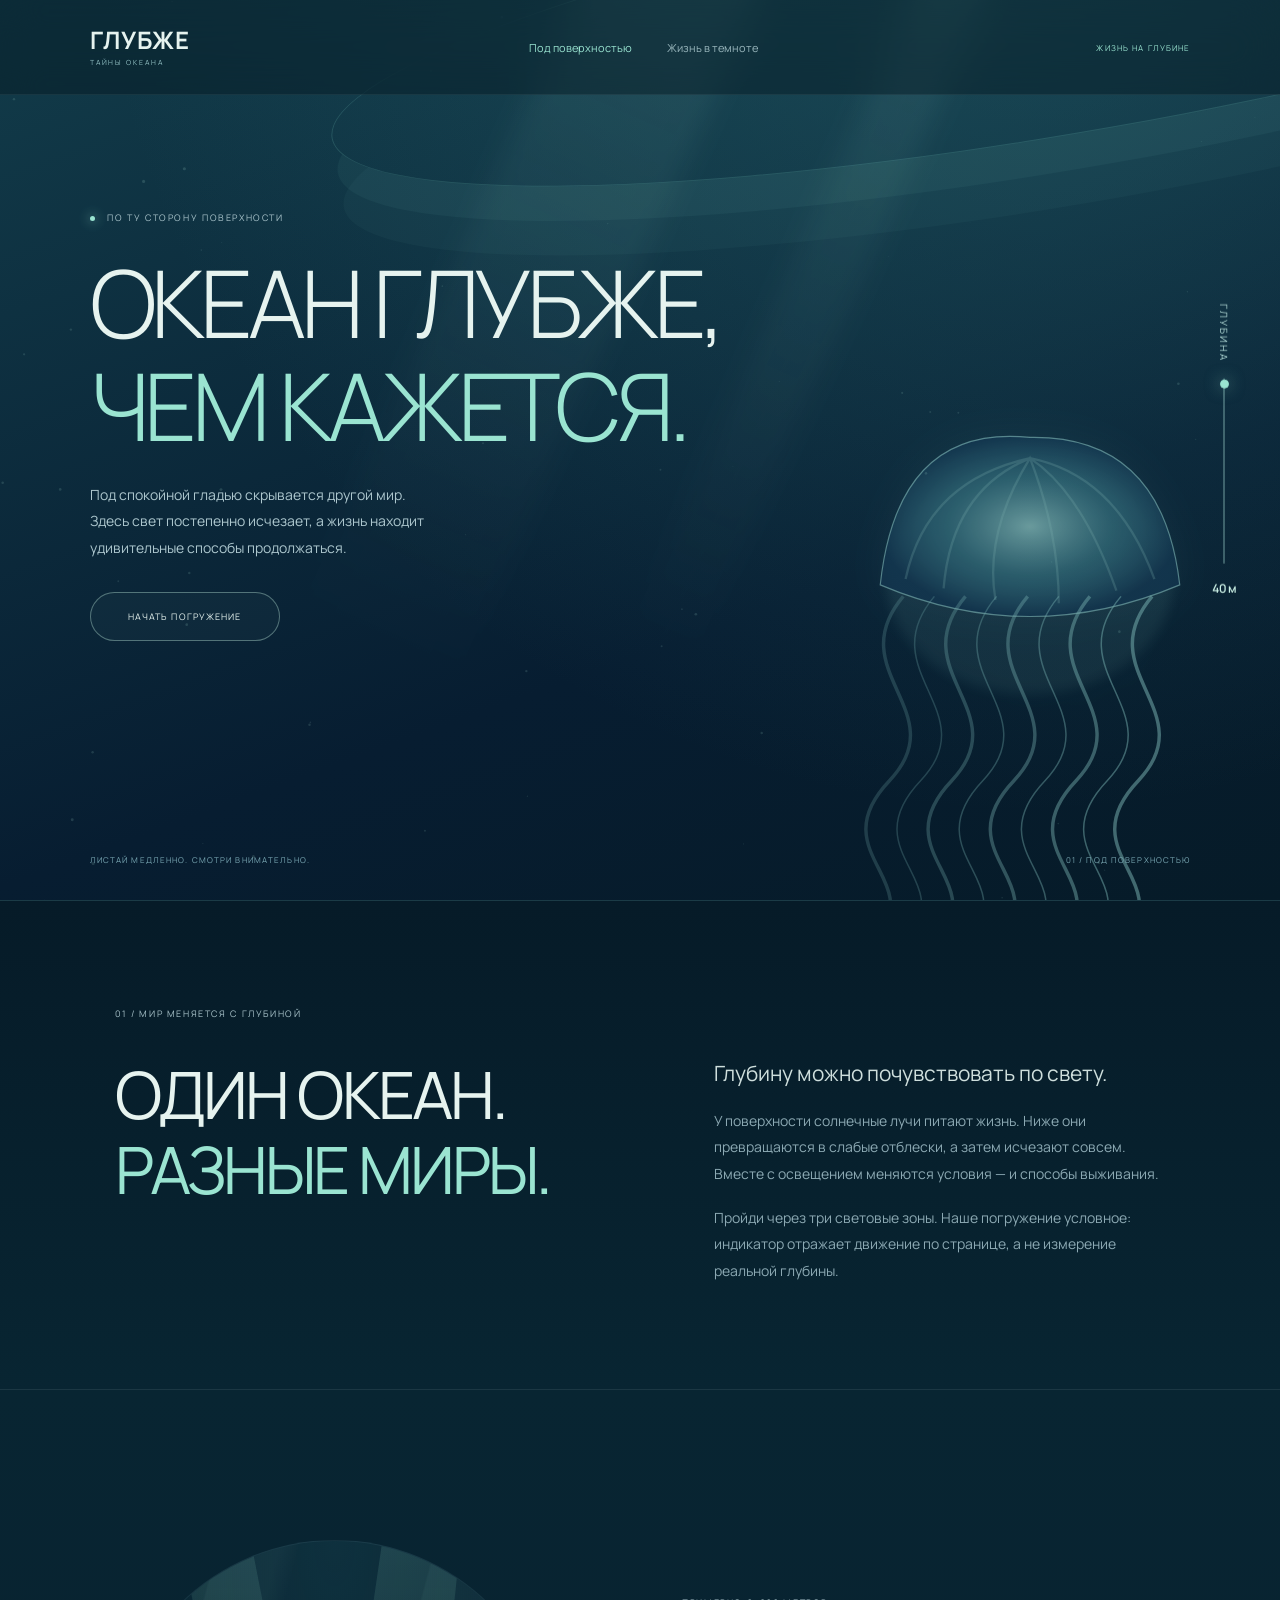
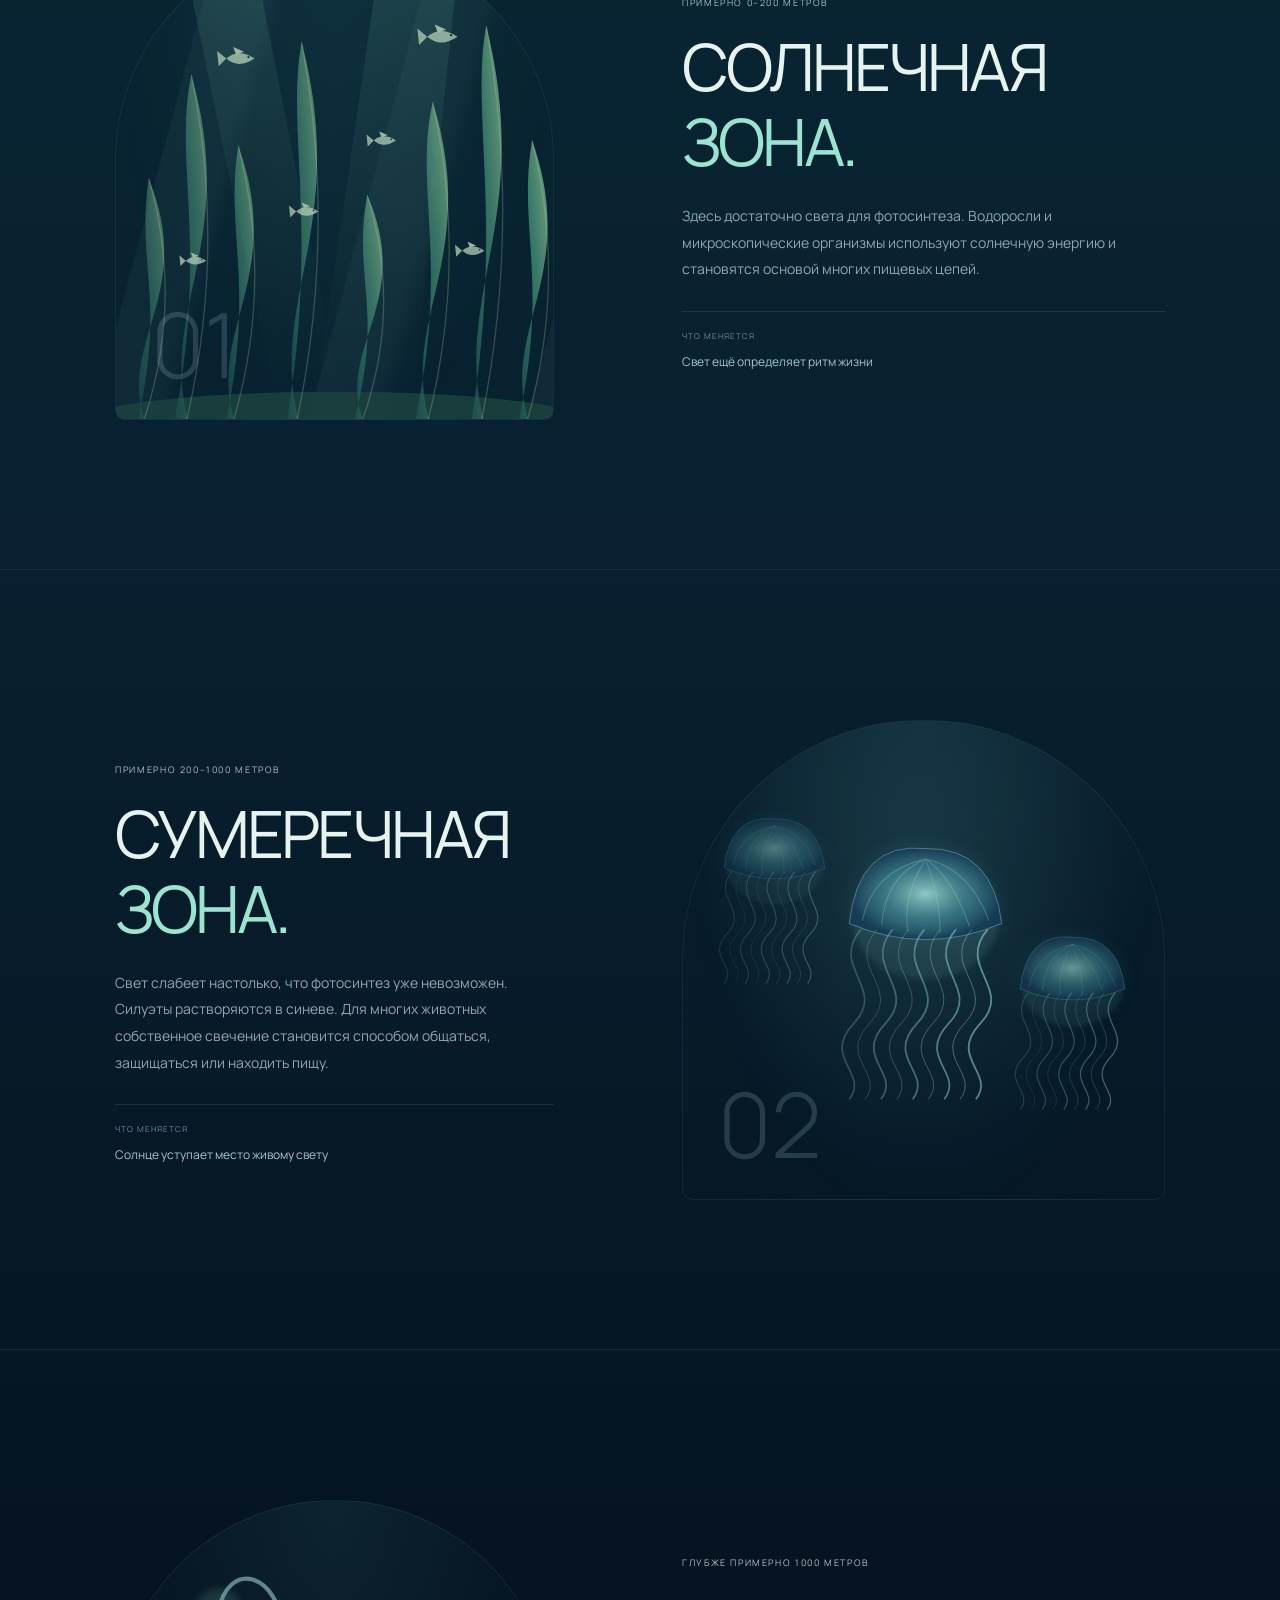
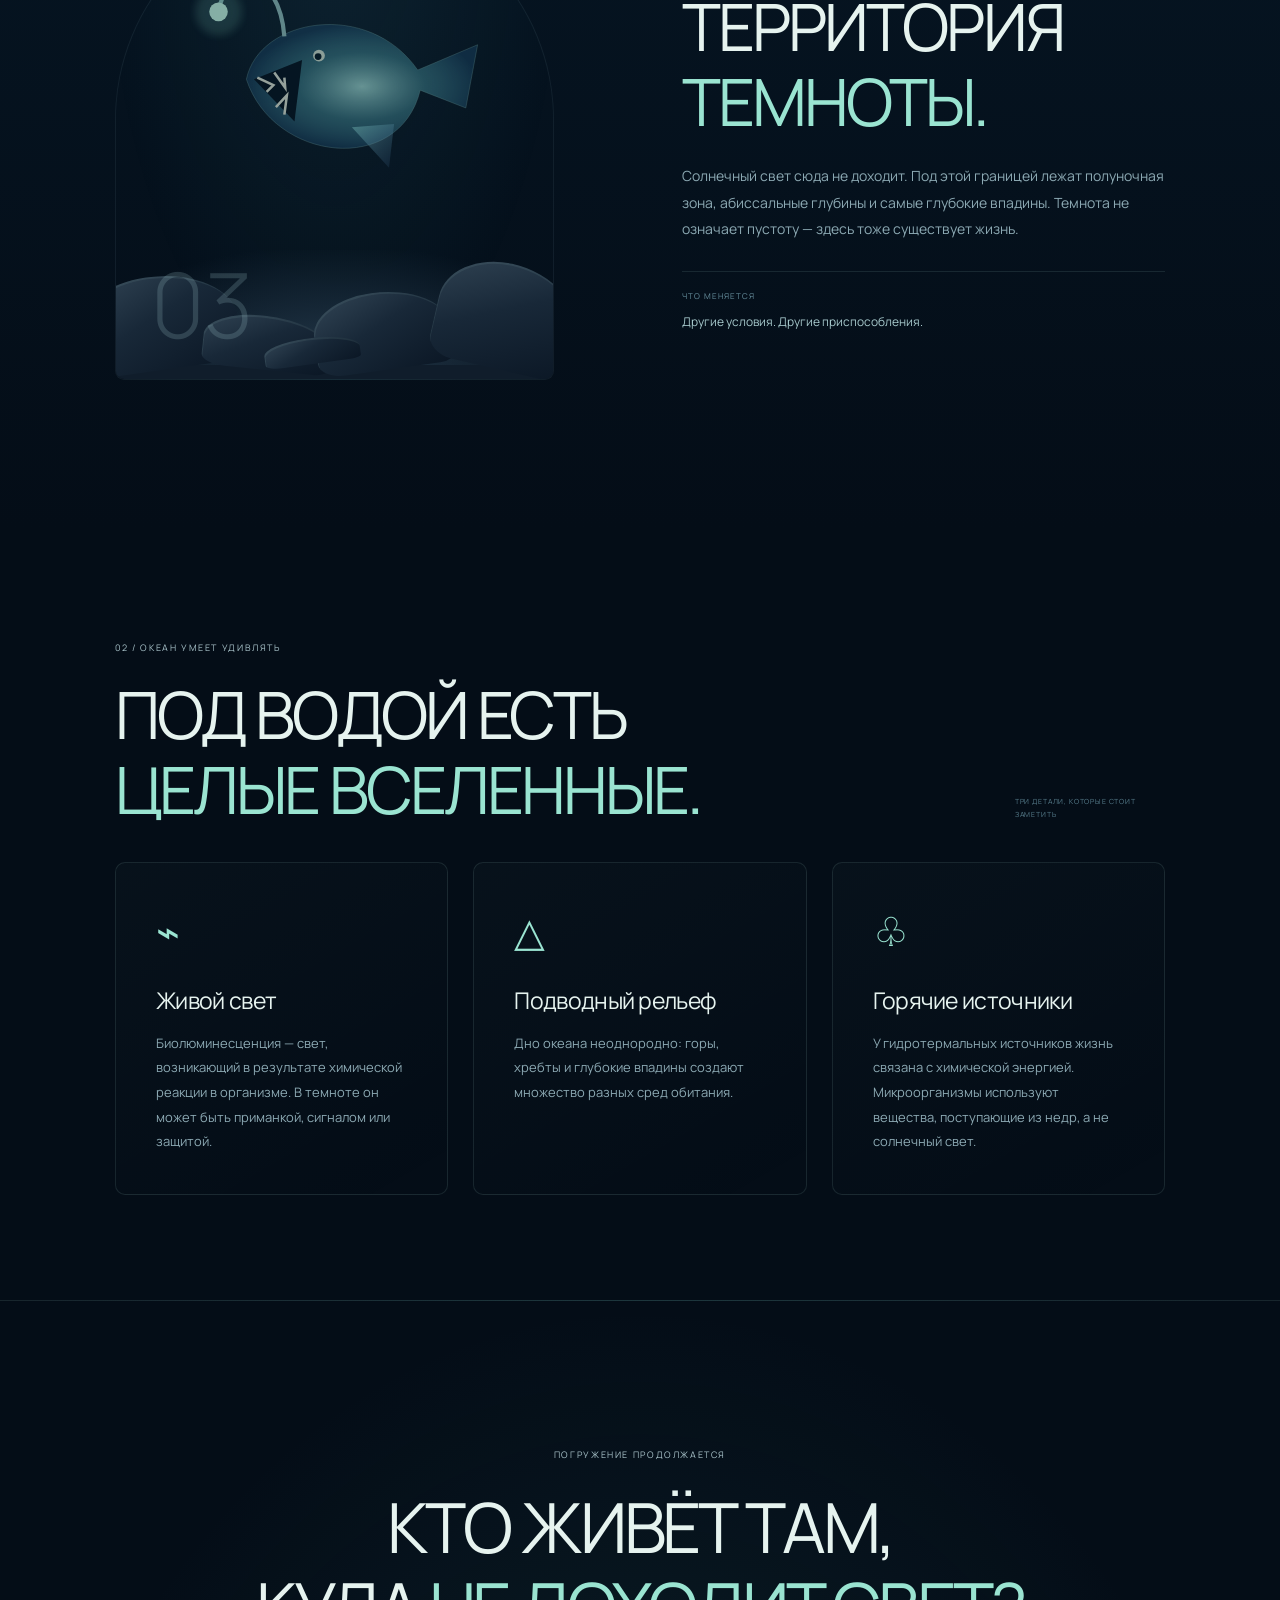
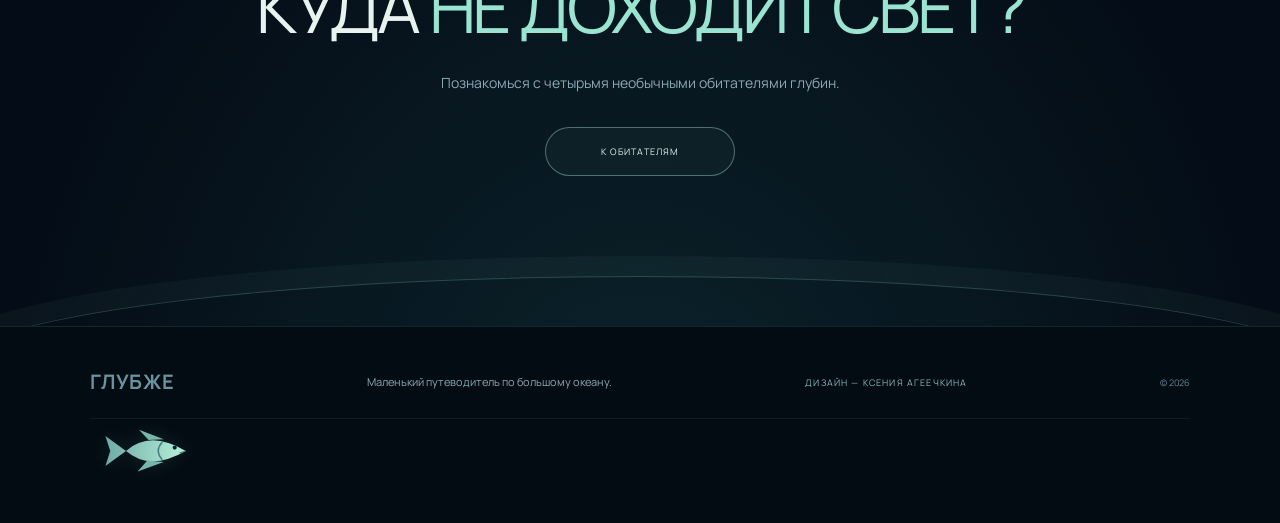
<file: index.html>
<!doctype html>
<html lang="ru">
  <!-- Настройки страницы и подключение стилей -->
  <!-- Настройки страницы и подключение стилей -->
  <head>
    <meta charset="utf-8">
    <meta name="viewport" content="width=device-width,initial-scale=1">
    <meta name="description" content="Глубже — интерактивный путеводитель по глубинам океана и необычным морским обитателям">
    <meta name="theme-color" content="#061b28">
    <title>
      Глубже — под поверхностью
    </title>
    <link rel="stylesheet" href="css/style.css">
  </head>
  <body data-page="home">
    <a class="skip" href="#main">
      К содержанию
    </a>
    <canvas id="particles" aria-hidden="true">
    </canvas>
    <div class="cursor-halo" aria-hidden="true">
    </div>
    <!-- Шапка и навигация -->
    <!-- Шапка и навигация -->
    <header class="header">
      <a class="brand" href="index.html">
        ГЛУБЖЕ
        <span>
          ТАЙНЫ ОКЕАНА
        </span>
      </a>
      <button class="menu" aria-label="Открыть меню" aria-expanded="false">
        <span aria-hidden="true">
          ≋
        </span>
      </button>
      <nav aria-label="Основная навигация">
        <a href="index.html" aria-current=page>
          Под поверхностью
        </a>
        <a href="life.html" >
          Жизнь в темноте
        </a>
      </nav>
      <a class="header-link" href="life.html">
        ЖИЗНЬ НА ГЛУБИНЕ
      </a>
    </header>
    <!-- Индикатор глубины -->
    <!-- Индикатор глубины -->
    <aside class="depth-meter" aria-label="Условная глубина погружения">
      <span>
        ГЛУБИНА
      </span>
      <div class="depth-track">
        <i>
        </i>
      </div>
      <output id="depth-value">
        0 м
      </output>
    </aside>
    <!-- Основное содержимое -->
    <!-- Основное содержимое -->
    <main id="main">
      <!-- Раздел: hero -->
      <!-- Раздел: hero -->
      <section class="hero" data-depth="0">
        <div class="hero-water" aria-hidden="true">
          <div class="beam beam-one">
          </div>
          <div class="beam beam-two">
          </div>
          <div class="ripple">
          </div>
        </div>
        <div class="hero-content">
          <div class="eyebrow">
            <span class="signal">
            </span>
            ПО ТУ СТОРОНУ ПОВЕРХНОСТИ
          </div>
          <h1>
            ОКЕАН ГЛУБЖЕ,
            <br>
            <em>
              ЧЕМ КАЖЕТСЯ.
            </em>
          </h1>
          <p>
            Под спокойной гладью скрывается другой мир.
            <br>
            Здесь свет постепенно исчезает, а жизнь находит
            <br class="desktop-break">
            удивительные способы продолжаться.
          </p>
          <a class="button" href="#zones">
            НАЧАТЬ ПОГРУЖЕНИЕ
          </a>
        </div>
        <div class="hero-jelly" aria-hidden="true">
          <img src="assets/jelly.svg" alt="">
        </div>
        <div class="hero-bottom">
          <span>
            ЛИСТАЙ МЕДЛЕННО. СМОТРИ ВНИМАТЕЛЬНО.
          </span>
          <span>
            01 / ПОД ПОВЕРХНОСТЬЮ
          </span>
        </div>
      </section>
      <!-- Раздел: intro -->
      <!-- Раздел: intro -->
      <section class="intro section" id="zones" data-depth="100">
        <div class="eyebrow">
          01 / МИР МЕНЯЕТСЯ С ГЛУБИНОЙ
        </div>
        <div class="intro-grid">
          <h2>
            ОДИН ОКЕАН.
            <br>
            <em>
              РАЗНЫЕ МИРЫ.
            </em>
          </h2>
          <div>
            <p class="lead">
              Глубину можно почувствовать по свету.
            </p>
            <p>
              У поверхности солнечные лучи питают жизнь. Ниже они превращаются в слабые отблески, а затем исчезают совсем. Вместе с освещением меняются условия — и способы выживания.
            </p>
            <p>
              Пройди через три световые зоны. Наше погружение условное: индикатор отражает движение по странице, а не измерение реальной глубины.
            </p>
          </div>
        </div>
      </section>
      <!-- Раздел: zone -->
      <!-- Раздел: zone -->
      <section class="zone zone-sun section" data-depth="200">
        <div class="zone-visual sun-visual" aria-hidden="true">
          <div class="light-column">
          </div>
          <svg class="sea-garden" viewBox="0 0 400 480" preserveAspectRatio="xMidYMax slice" aria-hidden="true">
            <defs>
              <linearGradient id="kelp" x1="0" y1="1" x2="1" y2="0">
                <stop stop-color="#195252"/>
                <stop offset=".6" stop-color="#4f9e80"/>
                <stop offset="1" stop-color="#a7d8a1"/>
              </linearGradient>
              <linearGradient id="garden-light" x2="0" y2="1">
                <stop stop-color="#a6eed72a"/>
                <stop offset="1" stop-color="#427e6500"/>
              </linearGradient>
            </defs>
            <path d="M50 0 L150 480 H210 L115 0Z" fill="url(#garden-light)"/>
            <path d="M250 0 L180 480 H270 L320 0Z" fill="url(#garden-light)"/>
            <ellipse cx="200" cy="485" rx="240" ry="30" fill="#1b413c"/>
            <g class="kelp-stem" style="--sway:5.0s;--start:0.0s">
              <path d="M30 490 C-5 414.0 75 370.0 30 260 C18 340 47 370.0 18 490Z" fill="url(#kelp)" opacity="0.5"/>
              <path d="M26 480 Q62 370.0 30 260" stroke="#c2e6b142" fill="none" stroke-width="1.2"/>
            </g>
            <g class="kelp-stem" style="--sway:5.4s;--start:-0.7s">
              <path d="M69 490 C34 385.5 114 322.5 69 165 C52 245 86 322.5 52 490Z" fill="url(#kelp)" opacity="0.54"/>
              <path d="M65 480 Q101 322.5 69 165" stroke="#c2e6b142" fill="none" stroke-width="1.2"/>
            </g>
            <g class="kelp-stem" style="--sway:5.8s;--start:-1.4s">
              <path d="M112 490 C77 405.0 157 355.0 112 230 C99 310 129 355.0 99 490Z" fill="url(#kelp)" opacity="0.58"/>
              <path d="M108 480 Q144 355.0 112 230" stroke="#c2e6b142" fill="none" stroke-width="1.2"/>
            </g>
            <g class="kelp-stem" style="--sway:6.2s;--start:-2.0999999999999996s">
              <path d="M170 490 C135 376.5 215 307.5 170 135 C155 215 187 307.5 155 490Z" fill="url(#kelp)" opacity="0.62"/>
              <path d="M166 480 Q202 307.5 170 135" stroke="#c2e6b142" fill="none" stroke-width="1.2"/>
            </g>
            <g class="kelp-stem" style="--sway:6.6s;--start:-2.8s">
              <path d="M230 490 C195 418.5 275 377.5 230 275 C216 355 247 377.5 216 490Z" fill="url(#kelp)" opacity="0.66"/>
              <path d="M226 480 Q262 377.5 230 275" stroke="#c2e6b142" fill="none" stroke-width="1.2"/>
            </g>
            <g class="kelp-stem" style="--sway:7.0s;--start:-3.5s">
              <path d="M290 490 C255 393.0 335 335.0 290 190 C272 270 307 335.0 272 490Z" fill="url(#kelp)" opacity="0.7"/>
              <path d="M286 480 Q322 335.0 290 190" stroke="#c2e6b142" fill="none" stroke-width="1.2"/>
            </g>
            <g class="kelp-stem" style="--sway:7.4s;--start:-4.199999999999999s">
              <path d="M339 490 C304 372.0 384 300.0 339 120 C324 200 356 300.0 324 490Z" fill="url(#kelp)" opacity="0.74"/>
              <path d="M335 480 Q371 300.0 339 120" stroke="#c2e6b142" fill="none" stroke-width="1.2"/>
            </g>
            <g class="kelp-stem" style="--sway:7.800000000000001s;--start:-4.8999999999999995s">
              <path d="M381 490 C346 403.5 426 352.5 381 225 C367 305 398 352.5 367 490Z" fill="url(#kelp)" opacity="0.78"/>
              <path d="M377 480 Q413 352.5 381 225" stroke="#c2e6b142" fill="none" stroke-width="1.2"/>
            </g>
            <g transform="translate(115 150) scale(0.7)">
              <g class="garden-fish" style="--start:0.0s">
                <path d="M-20 0 Q-4 -14 17 0 Q-4 14 -20 0 L-32 -10 L-30 10Z" fill="#c5e1c6" opacity=".75"/>
                <circle cx="9" cy="-2" r="1.5" fill="#0c3c40"/>
                <path d="M-7 -5 L-11 -15 L3 -9" fill="#adc8aa"/>
              </g>
            </g>
            <g transform="translate(247 225) scale(0.55)">
              <g class="garden-fish" style="--start:-1.1s">
                <path d="M-20 0 Q-4 -14 17 0 Q-4 14 -20 0 L-32 -10 L-30 10Z" fill="#c5e1c6" opacity=".75"/>
                <circle cx="9" cy="-2" r="1.5" fill="#0c3c40"/>
                <path d="M-7 -5 L-11 -15 L3 -9" fill="#adc8aa"/>
              </g>
            </g>
            <g transform="translate(176 290) scale(0.55)">
              <g class="garden-fish" style="--start:-2.2s">
                <path d="M-20 0 Q-4 -14 17 0 Q-4 14 -20 0 L-32 -10 L-30 10Z" fill="#c5e1c6" opacity=".75"/>
                <circle cx="9" cy="-2" r="1.5" fill="#0c3c40"/>
                <path d="M-7 -5 L-11 -15 L3 -9" fill="#adc8aa"/>
              </g>
            </g>
            <g transform="translate(300 130) scale(0.75)">
              <g class="garden-fish" style="--start:-3.3000000000000003s">
                <path d="M-20 0 Q-4 -14 17 0 Q-4 14 -20 0 L-32 -10 L-30 10Z" fill="#c5e1c6" opacity=".75"/>
                <circle cx="9" cy="-2" r="1.5" fill="#0c3c40"/>
                <path d="M-7 -5 L-11 -15 L3 -9" fill="#adc8aa"/>
              </g>
            </g>
            <g transform="translate(74 335) scale(0.5)">
              <g class="garden-fish" style="--start:-4.4s">
                <path d="M-20 0 Q-4 -14 17 0 Q-4 14 -20 0 L-32 -10 L-30 10Z" fill="#c5e1c6" opacity=".75"/>
                <circle cx="9" cy="-2" r="1.5" fill="#0c3c40"/>
                <path d="M-7 -5 L-11 -15 L3 -9" fill="#adc8aa"/>
              </g>
            </g>
            <g transform="translate(328 326) scale(0.55)">
              <g class="garden-fish" style="--start:-5.5s">
                <path d="M-20 0 Q-4 -14 17 0 Q-4 14 -20 0 L-32 -10 L-30 10Z" fill="#c5e1c6" opacity=".75"/>
                <circle cx="9" cy="-2" r="1.5" fill="#0c3c40"/>
                <path d="M-7 -5 L-11 -15 L3 -9" fill="#adc8aa"/>
              </g>
            </g>
          </svg>
          <span class="zone-number">
            01
          </span>
        </div>
        <div class="zone-copy">
          <span class="eyebrow">
            ПРИМЕРНО 0–200 МЕТРОВ
          </span>
          <h2>
            СОЛНЕЧНАЯ
            <br>
            <em>
              ЗОНА.
            </em>
          </h2>
          <p>
            Здесь достаточно света для фотосинтеза. Водоросли и микроскопические организмы используют солнечную энергию и становятся основой многих пищевых цепей.
          </p>
          <div class="zone-fact">
            <span>
              ЧТО МЕНЯЕТСЯ
            </span>
            <strong>
              Свет ещё определяет ритм жизни
            </strong>
          </div>
        </div>
      </section>
      <!-- Раздел: zone -->
      <!-- Раздел: zone -->
      <section class="zone zone-twilight section" data-depth="1000">
        <div class="zone-visual twilight-visual" aria-hidden="true">
          <div class="jelly-group">
            <img class="jelly-back" src="assets/jelly.svg" alt="">
            <img class="jelly-main" src="assets/jelly.svg" alt="">
            <img class="jelly-side" src="assets/jelly.svg" alt="">
          </div>
          <span class="zone-number">
            02
          </span>
        </div>
        <div class="zone-copy">
          <span class="eyebrow">
            ПРИМЕРНО 200–1000 МЕТРОВ
          </span>
          <h2>
            СУМЕРЕЧНАЯ
            <br>
            <em>
              ЗОНА.
            </em>
          </h2>
          <p>
            Свет слабеет настолько, что фотосинтез уже невозможен. Силуэты растворяются в синеве. Для многих животных собственное свечение становится способом общаться, защищаться или находить пищу.
          </p>
          <div class="zone-fact">
            <span>
              ЧТО МЕНЯЕТСЯ
            </span>
            <strong>
              Солнце уступает место живому свету
            </strong>
          </div>
        </div>
      </section>
      <!-- Раздел: zone -->
      <!-- Раздел: zone -->
      <section class="zone zone-dark section" data-depth="4000">
        <div class="zone-visual dark-visual" aria-hidden="true">
          <div class="seabed">
            <i>
            </i>
            <i>
            </i>
            <i>
            </i>
            <i>
            </i>
            <i>
            </i>
          </div>
          <img src="assets/angler.svg" alt="">
          <span class="zone-number">
            03
          </span>
        </div>
        <div class="zone-copy">
          <span class="eyebrow">
            ГЛУБЖЕ ПРИМЕРНО 1000 МЕТРОВ
          </span>
          <h2>
            ТЕРРИТОРИЯ
            <br>
            <em>
              ТЕМНОТЫ.
            </em>
          </h2>
          <p>
            Солнечный свет сюда не доходит. Под этой границей лежат полуночная зона, абиссальные глубины и самые глубокие впадины. Темнота не означает пустоту — здесь тоже существует жизнь.
          </p>
          <div class="zone-fact">
            <span>
              ЧТО МЕНЯЕТСЯ
            </span>
            <strong>
              Другие условия. Другие приспособления.
            </strong>
          </div>
        </div>
      </section>
      <!-- Раздел: mysteries -->
      <!-- Раздел: mysteries -->
      <section class="mysteries section" data-depth="5000">
        <div class="section-heading">
          <div>
            <span class="eyebrow">
              02 / ОКЕАН УМЕЕТ УДИВЛЯТЬ
            </span>
            <h2>
              ПОД ВОДОЙ ЕСТЬ
              <br>
              <em>
                ЦЕЛЫЕ ВСЕЛЕННЫЕ.
              </em>
            </h2>
          </div>
          <span class="micro">
            ТРИ ДЕТАЛИ, КОТОРЫЕ СТОИТ ЗАМЕТИТЬ
          </span>
        </div>
        <div class="mystery-grid">
          <article>
            <span class="line-icon">
              ⌁
            </span>
            <h3>
              Живой свет
            </h3>
            <p>
              Биолюминесценция — свет, возникающий в результате химической реакции в организме. В темноте он может быть приманкой, сигналом или защитой.
            </p>
          </article>
          <article>
            <span class="line-icon">
              △
            </span>
            <h3>
              Подводный рельеф
            </h3>
            <p>
              Дно океана неоднородно: горы, хребты и глубокие впадины создают множество разных сред обитания.
            </p>
          </article>
          <article>
            <span class="line-icon">
              ♧
            </span>
            <h3>
              Горячие источники
            </h3>
            <p>
              У гидротермальных источников жизнь связана с химической энергией. Микроорганизмы используют вещества, поступающие из недр, а не солнечный свет.
            </p>
          </article>
        </div>
      </section>
      <!-- Раздел: ending -->
      <!-- Раздел: ending -->
      <section class="ending section" data-depth="6000">
        <span class="eyebrow">
          ПОГРУЖЕНИЕ ПРОДОЛЖАЕТСЯ
        </span>
        <h2>
          КТО ЖИВЁТ ТАМ,
          <br>
          КУДА
          <em>
            НЕ ДОХОДИТ СВЕТ?
          </em>
        </h2>
        <p>
          Познакомься с четырьмя необычными обитателями глубин.
        </p>
        <a class="button" href="life.html">
          К ОБИТАТЕЛЯМ
        </a>
        <div class="ending-line" aria-hidden="true">
        </div>
      </section>
    </main>
    <!-- Подвал сайта -->
    <!-- Подвал сайта -->
    <footer class="ocean-footer">
      <div class="footer-main">
        <a class="brand" href="index.html">
          ГЛУБЖЕ
        </a>
        <p>
          Маленький путеводитель по большому океану.
        </p>
        <span class="design-credit">
          ДИЗАЙН — КСЕНИЯ АГЕЕЧКИНА
        </span>
        <span class="footer-year">
          © 2026
        </span>
      </div>
      <div class="footer-sea" aria-hidden="true">
        <div class="footer-fish">
          <svg viewBox="0 0 160 70">
            <defs>
              <linearGradient id="footer-fish-color">
                <stop stop-color="#6eaba6"/>
                <stop offset="1" stop-color="#b8efd9"/>
              </linearGradient>
            </defs>
            <path d="M45 35 Q80 4 132 35 Q80 65 45 35 L15 13 L22 35 L15 57Z" fill="url(#footer-fish-color)"/>
            <path d="M78 19 L64 4 L100 18 M76 49 L62 65 L100 51" fill="#76b7ac"/>
            <path d="M98 22 Q86 35 98 48" fill="none" stroke="#437d7b" stroke-width="2"/>
            <circle cx="116" cy="30" r="3" fill="#05232d"/>
            <path d="M123 38 L132 35" stroke="#417a72" stroke-width="1.5"/>
          </svg>
        </div>
      </div>
    </footer>
    <script src="js/script.js">
    </script>
  </body>
</html>
</file>
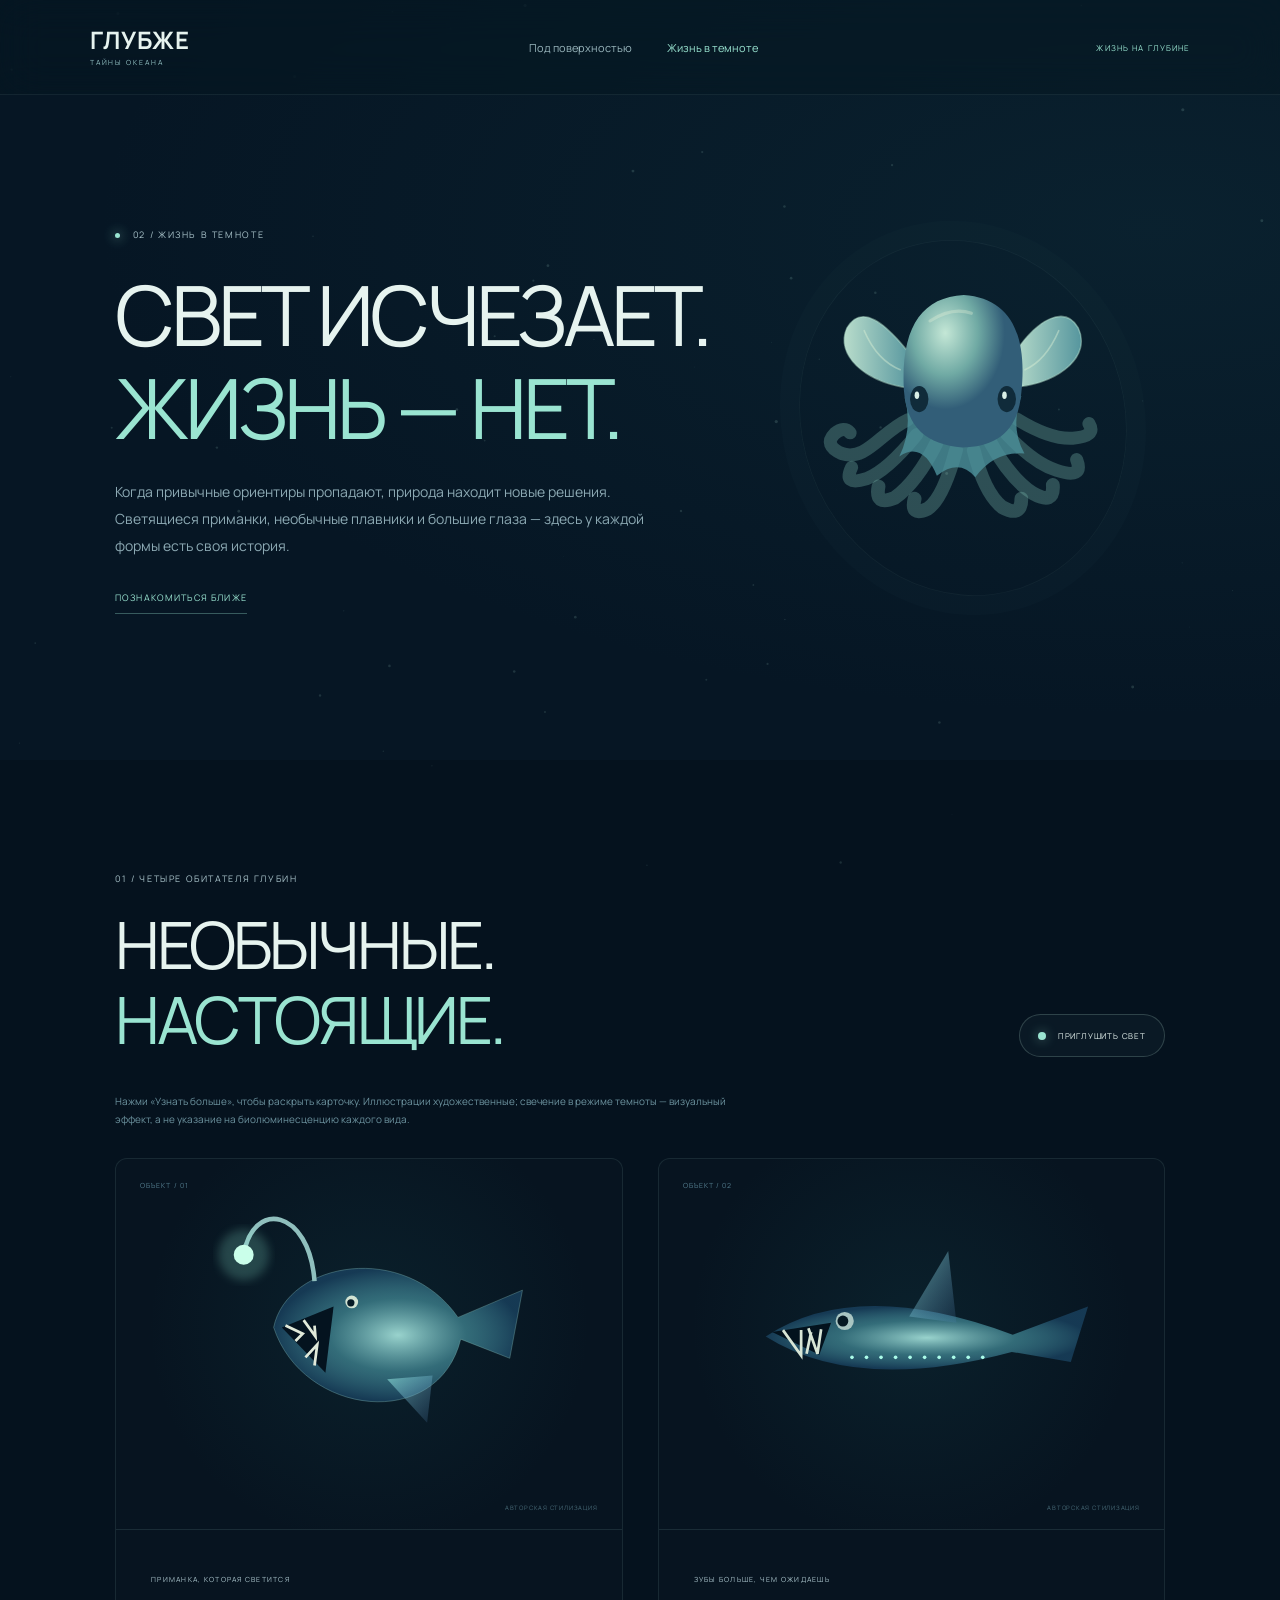
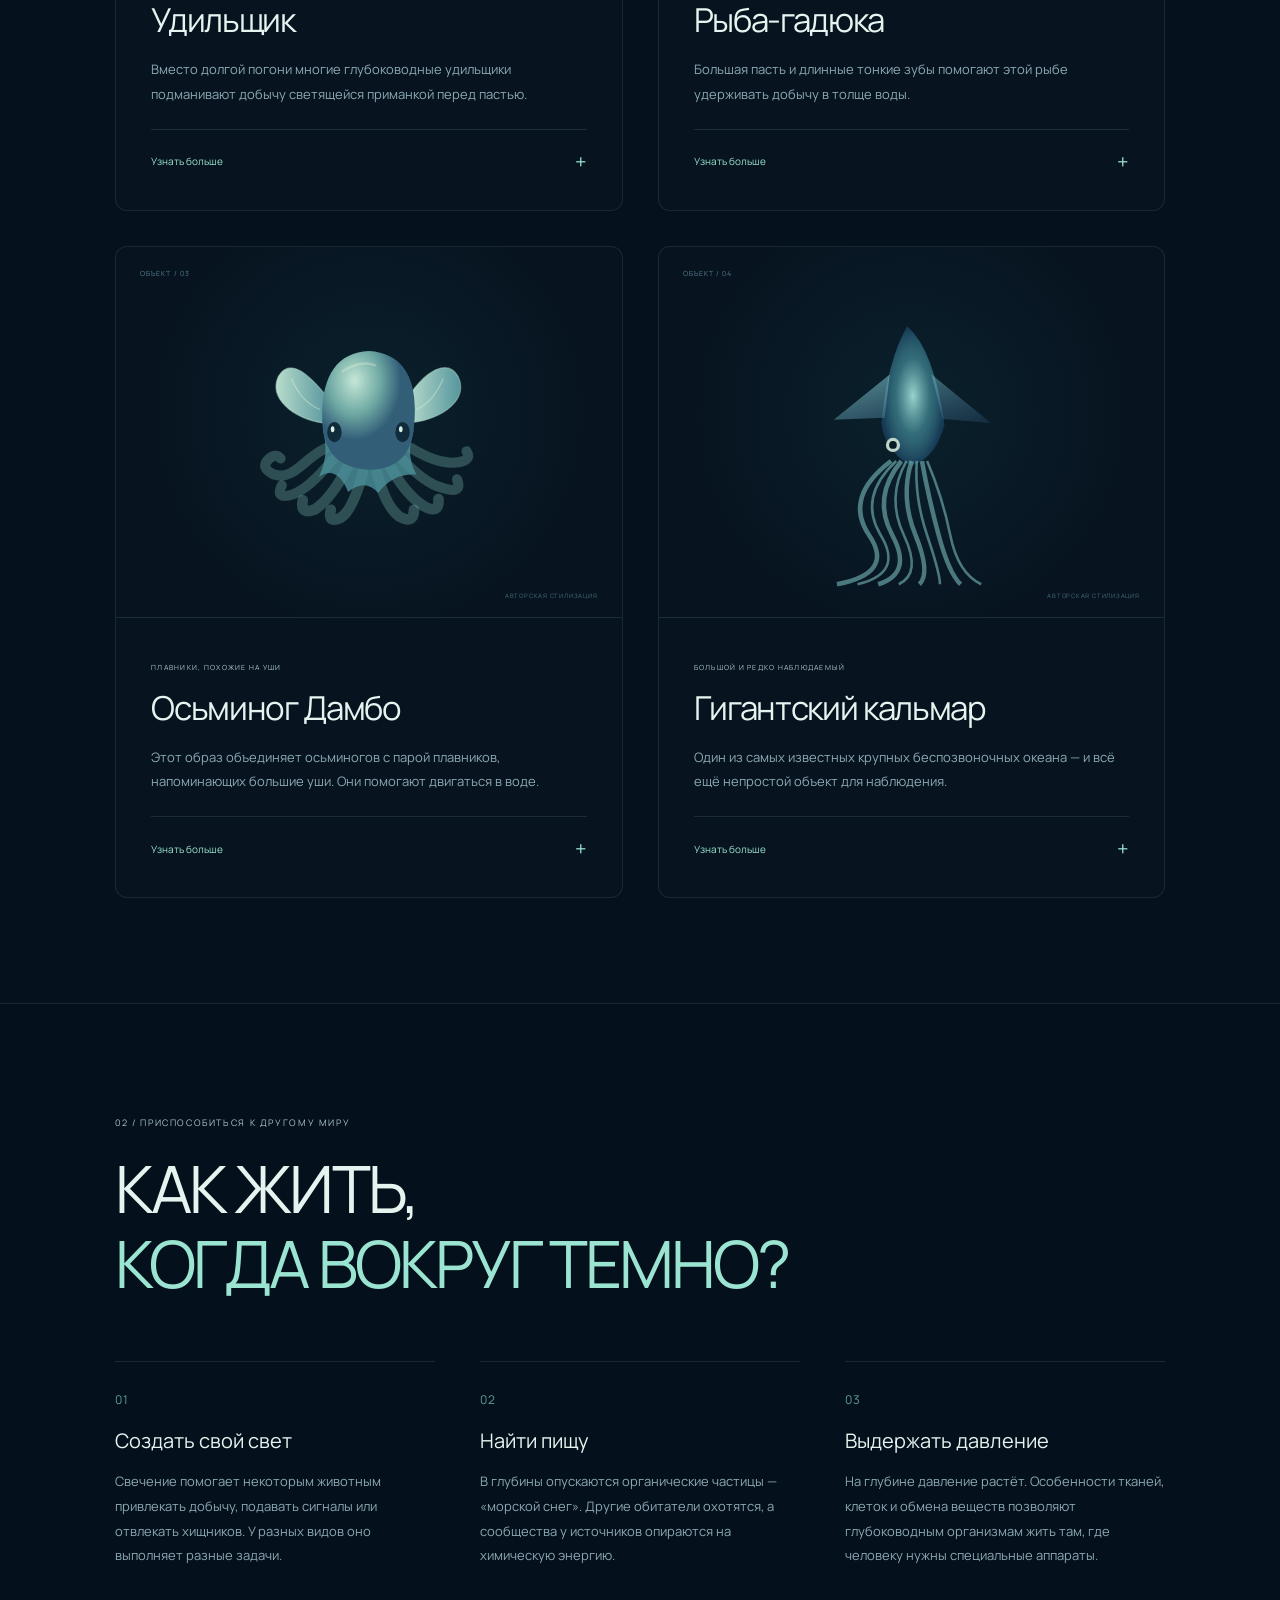
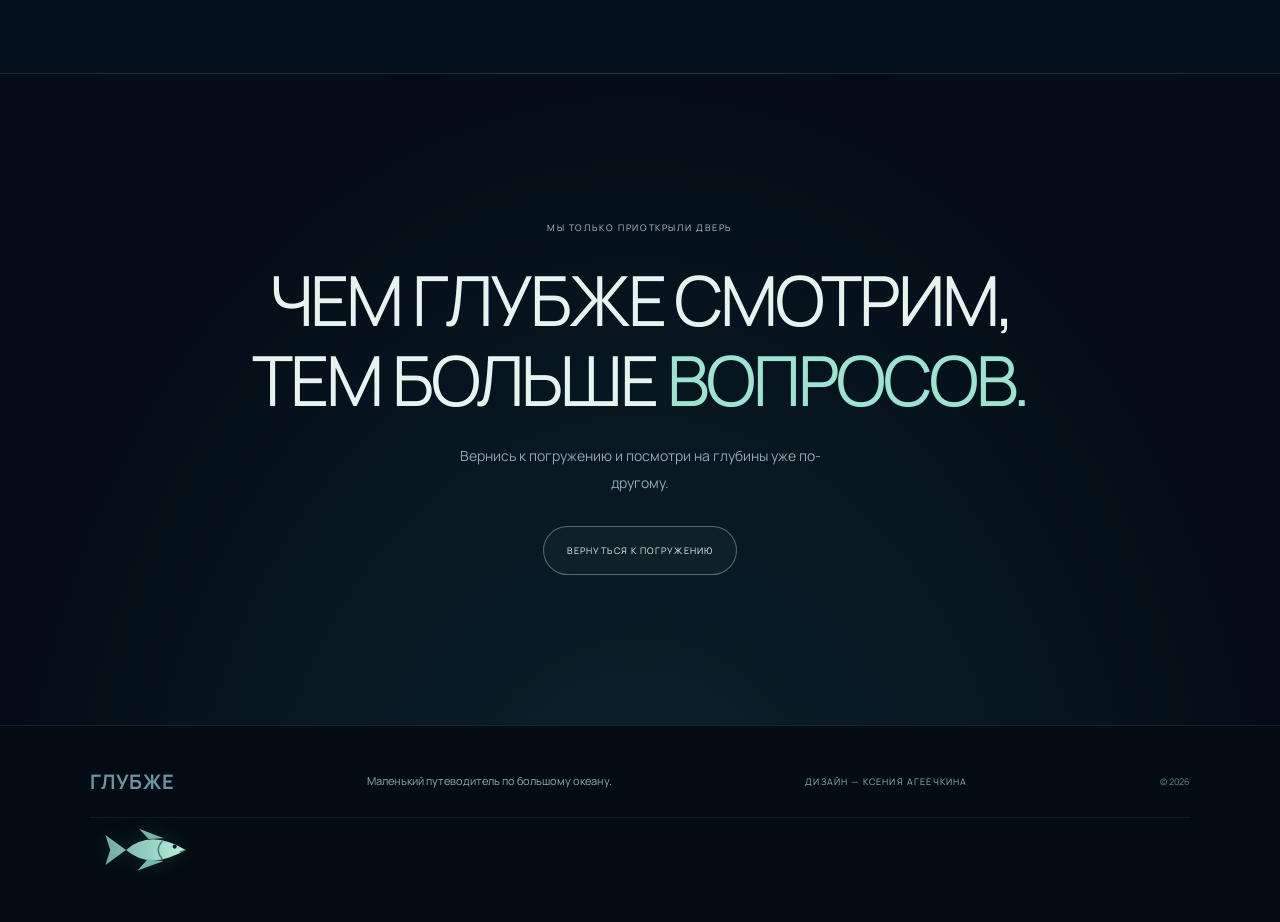
<file: life.html>
<!doctype html>
<html lang="ru">
  <!-- Настройки страницы и подключение стилей -->
  <!-- Настройки страницы и подключение стилей -->
  <head>
    <meta charset="utf-8">
    <meta name="viewport" content="width=device-width,initial-scale=1">
    <meta name="description" content="Глубже — интерактивный путеводитель по глубинам океана и необычным морским обитателям">
    <meta name="theme-color" content="#061b28">
    <title>
      Глубже — жизнь в темноте
    </title>
    <link rel="stylesheet" href="css/style.css">
  </head>
  <body data-page="life">
    <a class="skip" href="#main">
      К содержанию
    </a>
    <canvas id="particles" aria-hidden="true">
    </canvas>
    <div class="cursor-halo" aria-hidden="true">
    </div>
    <!-- Шапка и навигация -->
    <!-- Шапка и навигация -->
    <header class="header">
      <a class="brand" href="index.html">
        ГЛУБЖЕ
        <span>
          ТАЙНЫ ОКЕАНА
        </span>
      </a>
      <button class="menu" aria-label="Открыть меню" aria-expanded="false">
        <span aria-hidden="true">
          ≋
        </span>
      </button>
      <nav aria-label="Основная навигация">
        <a href="index.html" >
          Под поверхностью
        </a>
        <a href="life.html" aria-current=page>
          Жизнь в темноте
        </a>
      </nav>
      <a class="header-link" href="life.html">
        ЖИЗНЬ НА ГЛУБИНЕ
      </a>
    </header>
    <!-- Основное содержимое -->
    <!-- Основное содержимое -->
    <main id="main">
      <!-- Раздел: life-hero -->
      <!-- Раздел: life-hero -->
      <section class="life-hero section">
        <div>
          <span class="eyebrow">
            <span class="signal">
            </span>
            02 / ЖИЗНЬ В ТЕМНОТЕ
          </span>
          <h1>
            СВЕТ ИСЧЕЗАЕТ.
            <br>
            <em>
              ЖИЗНЬ — НЕТ.
            </em>
          </h1>
          <p>
            Когда привычные ориентиры пропадают, природа находит новые решения. Светящиеся приманки, необычные плавники и большие глаза — здесь у каждой формы есть своя история.
          </p>
          <a class="text-link" href="#creatures">
            ПОЗНАКОМИТЬСЯ БЛИЖЕ
          </a>
        </div>
        <div class="life-hero-art" aria-hidden="true">
          <img src="assets/dumbo.svg" alt="">
          <div class="specimen-circle">
          </div>
        </div>
      </section>
      <!-- Раздел: creatures -->
      <!-- Раздел: creatures -->
      <section class="creatures section" id="creatures">
        <div class="section-heading">
          <div>
            <span class="eyebrow">
              01 / ЧЕТЫРЕ ОБИТАТЕЛЯ ГЛУБИН
            </span>
            <h2>
              НЕОБЫЧНЫЕ.
              <br>
              <em>
                НАСТОЯЩИЕ.
              </em>
            </h2>
          </div>
          <button class="light-toggle" id="light-toggle" aria-pressed="false">
            <span class="toggle-dot">
            </span>
            ПРИГЛУШИТЬ СВЕТ
          </button>
        </div>
        <p class="gallery-note">
          Нажми «Узнать больше», чтобы раскрыть карточку. Иллюстрации художественные; свечение в режиме темноты — визуальный эффект, а не указание на биолюминесценцию каждого вида.
        </p>
        <div class="creature-grid">
          <article class="creature-card" id="angler">
            <div class="creature-art">
              <span class="specimen">
                ОБЪЕКТ / 01
              </span>
              <img src="assets/angler.svg" alt="Художественная иллюстрация: удильщик">
              <span class="art-note">
                АВТОРСКАЯ СТИЛИЗАЦИЯ
              </span>
            </div>
            <div class="creature-copy">
              <span class="eyebrow">
                ПРИМАНКА, КОТОРАЯ СВЕТИТСЯ
              </span>
              <h3>
                Удильщик
              </h3>
              <p>
                Вместо долгой погони многие глубоководные удильщики подманивают добычу светящейся приманкой перед пастью.
              </p>
              <details>
                <summary>
                  Узнать больше
                  <span>
                    +
                  </span>
                </summary>
                <p>
                  Светящийся вырост помогает привлечь животное достаточно близко. Это пример того, как биолюминесценция становится инструментом охоты. Глубоководные удильщики — разнообразная группа, а не один вид.
                </p>
              </details>
            </div>
          </article>
          <article class="creature-card" id="viper">
            <div class="creature-art">
              <span class="specimen">
                ОБЪЕКТ / 02
              </span>
              <img src="assets/viper.svg" alt="Художественная иллюстрация: рыба-гадюка">
              <span class="art-note">
                АВТОРСКАЯ СТИЛИЗАЦИЯ
              </span>
            </div>
            <div class="creature-copy">
              <span class="eyebrow">
                ЗУБЫ БОЛЬШЕ, ЧЕМ ОЖИДАЕШЬ
              </span>
              <h3>
                Рыба-гадюка
              </h3>
              <p>
                Большая пасть и длинные тонкие зубы помогают этой рыбе удерживать добычу в толще воды.
              </p>
              <details>
                <summary>
                  Узнать больше
                  <span>
                    +
                  </span>
                </summary>
                <p>
                  Тихоокеанская рыба-гадюка — один из выразительных примеров глубоководного хищника. Светящиеся органы и необычная форма тела отражают жизнь в среде, где встреча с пищей не гарантирована.
                </p>
              </details>
            </div>
          </article>
          <article class="creature-card" id="dumbo">
            <div class="creature-art">
              <span class="specimen">
                ОБЪЕКТ / 03
              </span>
              <img src="assets/dumbo.svg" alt="Художественная иллюстрация: осьминог дамбо">
              <span class="art-note">
                АВТОРСКАЯ СТИЛИЗАЦИЯ
              </span>
            </div>
            <div class="creature-copy">
              <span class="eyebrow">
                ПЛАВНИКИ, ПОХОЖИЕ НА УШИ
              </span>
              <h3>
                Осьминог Дамбо
              </h3>
              <p>
                Этот образ объединяет осьминогов с парой плавников, напоминающих большие уши. Они помогают двигаться в воде.
              </p>
              <details>
                <summary>
                  Узнать больше
                  <span>
                    +
                  </span>
                </summary>
                <p>
                  Прозвище связано с внешностью, а не с отдельным видом. Эти осьминоги используют движения плавников и рук, чтобы перемещаться, и встречаются на больших глубинах.
                </p>
              </details>
            </div>
          </article>
          <article class="creature-card" id="squid">
            <div class="creature-art">
              <span class="specimen">
                ОБЪЕКТ / 04
              </span>
              <img src="assets/squid.svg" alt="Художественная иллюстрация: гигантский кальмар">
              <span class="art-note">
                АВТОРСКАЯ СТИЛИЗАЦИЯ
              </span>
            </div>
            <div class="creature-copy">
              <span class="eyebrow">
                БОЛЬШОЙ И РЕДКО НАБЛЮДАЕМЫЙ
              </span>
              <h3>
                Гигантский кальмар
              </h3>
              <p>
                Один из самых известных крупных беспозвоночных океана — и всё ещё непростой объект для наблюдения.
              </p>
              <details>
                <summary>
                  Узнать больше
                  <span>
                    +
                  </span>
                </summary>
                <p>
                  У кальмаров восемь рук и два более длинных ловчих щупальца. Гигантский кальмар долго был известен главным образом по найденным останкам; наблюдать его в естественной среде намного сложнее.
                </p>
              </details>
            </div>
          </article>
        </div>
      </section>
      <!-- Раздел: survival -->
      <!-- Раздел: survival -->
      <section class="survival section">
        <span class="eyebrow">
          02 / ПРИСПОСОБИТЬСЯ К ДРУГОМУ МИРУ
        </span>
        <h2>
          КАК ЖИТЬ,
          <br>
          <em>
            КОГДА ВОКРУГ ТЕМНО?
          </em>
        </h2>
        <div class="survival-grid">
          <article>
            <b>
              01
            </b>
            <h3>
              Создать свой свет
            </h3>
            <p>
              Свечение помогает некоторым животным привлекать добычу, подавать сигналы или отвлекать хищников. У разных видов оно выполняет разные задачи.
            </p>
          </article>
          <article>
            <b>
              02
            </b>
            <h3>
              Найти пищу
            </h3>
            <p>
              В глубины опускаются органические частицы — «морской снег». Другие обитатели охотятся, а сообщества у источников опираются на химическую энергию.
            </p>
          </article>
          <article>
            <b>
              03
            </b>
            <h3>
              Выдержать давление
            </h3>
            <p>
              На глубине давление растёт. Особенности тканей, клеток и обмена веществ позволяют глубоководным организмам жить там, где человеку нужны специальные аппараты.
            </p>
          </article>
        </div>
      </section>
      <!-- Раздел: ending -->
      <!-- Раздел: ending -->
      <section class="ending section">
        <span class="eyebrow">
          МЫ ТОЛЬКО ПРИОТКРЫЛИ ДВЕРЬ
        </span>
        <h2>
          ЧЕМ ГЛУБЖЕ СМОТРИМ,
          <br>
          ТЕМ БОЛЬШЕ
          <em>
            ВОПРОСОВ.
          </em>
        </h2>
        <p>
          Вернись к погружению и посмотри на глубины уже по-другому.
        </p>
        <a class="button" href="index.html#zones">
          ВЕРНУТЬСЯ К ПОГРУЖЕНИЮ
        </a>
      </section>
    </main>
    <!-- Подвал сайта -->
    <!-- Подвал сайта -->
    <footer class="ocean-footer">
      <div class="footer-main">
        <a class="brand" href="index.html">
          ГЛУБЖЕ
        </a>
        <p>
          Маленький путеводитель по большому океану.
        </p>
        <span class="design-credit">
          ДИЗАЙН — КСЕНИЯ АГЕЕЧКИНА
        </span>
        <span class="footer-year">
          © 2026
        </span>
      </div>
      <div class="footer-sea" aria-hidden="true">
        <div class="footer-fish">
          <svg viewBox="0 0 160 70">
            <defs>
              <linearGradient id="footer-fish-color">
                <stop stop-color="#6eaba6"/>
                <stop offset="1" stop-color="#b8efd9"/>
              </linearGradient>
            </defs>
            <path d="M45 35 Q80 4 132 35 Q80 65 45 35 L15 13 L22 35 L15 57Z" fill="url(#footer-fish-color)"/>
            <path d="M78 19 L64 4 L100 18 M76 49 L62 65 L100 51" fill="#76b7ac"/>
            <path d="M98 22 Q86 35 98 48" fill="none" stroke="#437d7b" stroke-width="2"/>
            <circle cx="116" cy="30" r="3" fill="#05232d"/>
            <path d="M123 38 L132 35" stroke="#417a72" stroke-width="1.5"/>
          </svg>
        </div>
      </div>
    </footer>
    <script src="js/script.js">
    </script>
  </body>
</html>
</file>
<file: css/style.css>
@import url('https://fonts.googleapis.com/css2?family=Manrope:wght@300;400;500;600;700;800&display=swap');
/* Цвет, типографика и общие элементы */
:root {
  --text:#e6f3ef;
  --muted:#8ca9b3;
  --aqua:#9ae4d1;
  --line:#b6e9e01c;
  --depth:0;
  --page:#061b28
}
* {
  box-sizing:border-box
}
html {
  scroll-behavior:smooth;
  scroll-padding-top:90px
}
body {
  margin:0;
  background:var(--page);
  color:var(--text);
  font-family:Manrope,Arial,sans-serif;
  overflow-x:hidden
}
a {
  color:inherit;
  text-decoration:none
}
button {
  font:inherit;
  cursor:pointer
}
h1,h2,h3,p {
  margin:0
}
h1,h2,h3 {
  font-weight:400
}
p {
  font-size:14px;
  line-height:1.9;
  color:var(--muted)
}
em {
  font-style:normal;
  color:var(--aqua)
}
::selection {
  color:#041923;
  background:var(--aqua)
}
a:focus-visible,button:focus-visible,summary:focus-visible {
  outline:2px solid var(--aqua);
  outline-offset:6px
}
.skip {
  position:fixed;
  left:15px;
  top:-80px;
  background:var(--aqua);
  color:#071c28;
  padding:15px;
  z-index:200
}
.skip:focus {
  top:10px
}
.section {
  padding:65px 7vw
}
.eyebrow {
  font-size:9px;
  letter-spacing:.18em;
  line-height:1.8;
  color:#aac4cb
}
.signal {
  display:inline-block;
  width:5px;
  height:5px;
  border-radius:50%;
  background:var(--aqua);
  box-shadow:0 0 12px var(--aqua);
  margin-right:9px
}
.lead {
  font-size:20px;
  line-height:1.6;
  color:#cededc
}
h2 {
  font-size:clamp(29px,5.1vw,66px);
  line-height:1.15;
  letter-spacing:-.045em
}
.button {
  display:inline-flex;
  align-items:center;
  justify-content:space-between;
  gap:30px;
  padding:17px 23px;
  border:1px solid #bae3d866;
  border-radius:40px;
  font-size:9px;
  letter-spacing:.12em;
  background:#b8eddb08;
  transition:background .3s,box-shadow .3s,transform .3s
}
.button span {
  font-size:20px;
  line-height:1
}
.button:hover {
  background:#a3ecd220;
  box-shadow:0 0 30px #a8f5df12;
  transform:translateY(-3px)
}
.text-link {
  display:inline-block;
  font-size:9px;
  letter-spacing:.12em;
  padding-bottom:9px;
  border-bottom:1px solid #9ae4d155;
  color:var(--aqua)
}
/* Навигация */
.header {
  height:82px;
  position:fixed;
  inset:0 0 auto;
  z-index:50;
  display:flex;
  align-items:center;
  justify-content:space-between;
  padding:0 7vw;
  background:#05172170;
  backdrop-filter:blur(20px);
  border-bottom:1px solid #c8eceb12
}
.brand {
  font-weight:700;
  font-size:24px;
  letter-spacing:.03em;
  line-height:1
}
.brand span {
  display:block;
  font-size:7px;
  font-weight:400;
  letter-spacing:.28em;
  margin-top:7px;
  color:#94c1c4
}
.menu {
  background:none;
  border:0;
  color:var(--text);
  font-size:9px;
  letter-spacing:.13em;
  padding:12px 0
}
.menu span {
  font-size:20px;
  margin-left:8px
}
nav,.header-link {
  display:none
}
.menu.open+nav {
  display:flex;
  position:absolute;
  top:82px;
  left:0;
  right:0;
  padding:25px 7vw;
  flex-direction:column;
  gap:25px;
  background:#061924;
  border-bottom:1px solid var(--line)
}
nav a {
  font-size:11px;
  color:#9ab7bd
}
nav a[aria-current],nav a:hover {
  color:var(--aqua)
}
/* Первый экран: лучи, медуза и вода */
.hero {
  min-height:880px;
  position:relative;
  padding:145px 7vw 90px;
  overflow:hidden;
  background:radial-gradient(ellipse at 80% -20%,#317b8166,transparent 65%),linear-gradient(160deg,#123c4a,#071d31 65%,#061b28)
}
.hero-content {
  position:relative;
  z-index:3
}
.hero h1 {
  font-size:clamp(41px,7.6vw,108px);
  font-weight:300;
  line-height:1.1;
  letter-spacing:-.055em;
  margin:25px 0
}
.hero p {
  max-width:570px;
  color:#adc7ce;
  font-size:13px;
  line-height:1.9
}
.hero .button {
  margin-top:30px
}
.hero-water {
  position:absolute;
  inset:0;
  overflow:hidden;
  pointer-events:none
}
.beam {
  position:absolute;
  height:120%;
  width:130px;
  top:-15%;
  background:linear-gradient(#b9f9ec15,transparent 80%);
  transform:rotate(24deg);
  filter:blur(12px);
  transform-origin:top;
  animation:beamDrift 14s ease-in-out infinite
}
.beam-one {
  left:50%;
  width:170px
}
.beam-two {
  left:76%;
  width:70px;
  animation-delay:-5s
}
.ripple {
  position:absolute;
  top:-120px;
  left:25%;
  height:250px;
  width:120%;
  border:1px solid #9cf4e126;
  border-radius:50%;
  box-shadow:0 35px 0 #9cf4e10b,0 70px 0 #9cf4e108;
  transform:rotate(-10deg);
  animation:waterShift 12s ease-in-out infinite
}
.hero-jelly {
  position:absolute;
  width:320px;
  right:-15px;
  bottom:45px;
  opacity:.8;
  animation:swim 11s ease-in-out infinite
}
.hero-jelly img {
  width:100%;
  filter:drop-shadow(0 0 20px #9debe51a)
}
.hero-bottom {
  position:absolute;
  bottom:25px;
  left:7vw;
  right:7vw;
  display:flex;
  justify-content:space-between;
  gap:25px;
  color:#7aa8b4;
  font-size:7px;
  letter-spacing:.14em
}
.hero-bottom span:last-child {
  display:none
}
.desktop-break {
  display:none
}
/* Индикатор глубины */
.depth-meter {
  position:fixed;
  right:12px;
  top:50%;
  transform:translateY(-50%);
  z-index:40;
  display:flex;
  flex-direction:column;
  align-items:center;
  gap:10px;
  pointer-events:none
}
.depth-meter>span {
  writing-mode:vertical-rl;
  font-size:7px;
  letter-spacing:.2em;
  color:#709aa8
}
.depth-track {
  height:90px;
  width:1px;
  background:#a1e2dd25;
  position:relative
}
.depth-track i {
  display:block;
  position:absolute;
  top:calc(var(--depth)*100%);
  width:7px;
  height:7px;
  border:1px solid var(--aqua);
  border-radius:50%;
  left:-3px;
  box-shadow:0 0 12px #9ae4d144
}
.depth-meter output {
  font-size:7px;
  color:#99bec7;
  white-space:nowrap
}
/* Три зоны погружения */
.intro {
  background:linear-gradient(#061b28,#082532);
  border-top:1px solid var(--line)
}
.intro-grid {
  display:grid;
  gap:25px;
  margin-top:25px
}
.intro-grid p+p {
  margin-top:17px
}
.zone {
  display:grid;
  gap:30px;
  align-items:center;
  min-height:650px;
  border-top:1px solid var(--line)
}
.zone-sun {
  background:linear-gradient(#082532,#08202f)
}
.zone-twilight {
  background:linear-gradient(#08202f,#061624)
}
.zone-dark {
  background:linear-gradient(#061624,#040d17)
}
.zone-visual {
  height:270px;
  position:relative;
  overflow:hidden;
  border:1px solid #badbe612;
  border-radius:140px 140px 8px 8px;
  background:radial-gradient(ellipse at 50% 0,#367a8827,transparent 75%)
}
.zone-number {
  position:absolute;
  bottom:20px;
  left:24px;
  color:#a6cbd133;
  font-size:66px;
  line-height:1;
  font-weight:300
}
.zone-visual img {
  width:100%;
  height:100%;
  object-fit:contain;
  animation:swim 10s ease-in-out infinite
}
.twilight-visual img {
  height:125%;
  opacity:.7
}
.dark-visual img {
  opacity:.65
}
.light-column {
  position:absolute;
  inset:-35%;
  background:repeating-linear-gradient(105deg,transparent 0 80px,#b9f9ec0a 82px 140px,transparent 160px 210px);
  animation:waterShift 10s ease-in-out infinite
}
.fish-school {
  position:absolute;
  left:40%;
  top:40%;
  color:#b3d6d055;
  font-size:15px;
  letter-spacing:17px;
  line-height:2;
  transform:rotate(-9deg);
  animation:schoolDrift 12s ease-in-out infinite
}
.zone-copy h2 {
  margin:18px 0 24px
}
.zone-copy p {
  max-width:500px;
  font-size:13px
}
.zone-fact {
  border-top:1px solid var(--line);
  margin-top:28px;
  padding-top:18px
}
.zone-fact span {
  font-size:8px;
  letter-spacing:.12em;
  color:#678f9e;
  display:block;
  margin-bottom:8px
}
.zone-fact strong {
  font-size:12px;
  color:#a6c8cb;
  font-weight:400
}
/* Короткие факты и финал */
.mysteries {
  background:#040d17
}
.section-heading {
  display:flex;
  flex-direction:column;
  gap:24px;
  margin-bottom:35px
}
.section-heading h2 {
  margin-top:20px
}
.micro {
  font-size:7px;
  letter-spacing:.12em;
  color:#587e8d
}
.mystery-grid {
  display:grid;
  gap:15px
}
.mystery-grid article {
  padding:30px;
  border:1px solid var(--line);
  background:linear-gradient(150deg,#b8f2d906,transparent);
  border-radius:10px;
  transition:border-color .4s,transform .4s
}
.mystery-grid article:hover {
  border-color:#9ae4d155;
  transform:translateY(-5px)
}
.line-icon {
  display:block;
  color:var(--aqua);
  font-size:40px;
  font-weight:300;
  margin-bottom:26px
}
.mystery-grid h3 {
  font-size:21px;
  margin-bottom:15px;
  letter-spacing:-.03em
}
.mystery-grid p {
  font-size:12px
}
.ending {
  position:relative;
  overflow:hidden;
  text-align:center;
  padding-top:90px;
  padding-bottom:100px;
  background:radial-gradient(ellipse at 50% 130%,#266e703d,transparent 70%),#040d17;
  border-top:1px solid var(--line)
}
.ending h2 {
  position:relative;
  z-index:2;
  margin:24px auto;
  max-width:1000px;
  font-size:clamp(30px,5.4vw,70px)
}
.ending p {
  max-width:400px;
  margin:0 auto 30px;
  font-size:13px
}
.ending-line {
  position:absolute;
  width:110%;
  height:200px;
  left:-5%;
  bottom:-150px;
  border:1px solid #9ae4d13b;
  border-radius:50%;
  box-shadow:0 -20px 0 #9ae4d10a
}
.ending .button {
  position:relative;
  z-index:2
}
footer {
  padding:40px 7vw;
  background:#030c13;
  display:flex;
  flex-direction:column;
  gap:24px;
  align-items:start;
  border-top:1px solid var(--line)
}
footer .brand {
  font-size:20px
}
footer p {
  font-size:11px
}
footer div {
  display:flex;
  flex-wrap:wrap;
  gap:15px;
  font-size:9px;
  color:#6b939f
}
footer>span {
  font-size:9px;
  color:#517481
}
/* Вторая страница и карточки */
.life-hero {
  padding-top:145px;
  display:grid;
  gap:15px;
  min-height:800px;
  background:radial-gradient(ellipse at 90% 30%,#194d5933,transparent 65%),#061624
}
.life-hero h1 {
  font-size:clamp(40px,7vw,92px);
  line-height:1.12;
  letter-spacing:-.05em;
  margin:25px 0
}
.life-hero p {
  max-width:535px;
  margin-bottom:25px;
  font-size:13px
}
.life-hero-art {
  position:relative;
  display:grid;
  place-items:center;
  height:310px
}
.life-hero-art img {
  width:95%;
  height:100%;
  object-fit:contain;
  position:relative;
  z-index:2;
  animation:swim 10s ease-in-out infinite
}
.specimen-circle {
  position:absolute;
  inset:0;
  border:1px solid #bae3d80e;
  border-radius:50%;
  transform:rotate(-20deg) scale(.8);
  box-shadow:0 0 0 24px #bae3d803
}
.creatures {
  background:#05121e;
  transition:background .6s
}
.light-toggle {
  align-self:start;
  display:flex;
  align-items:center;
  gap:12px;
  background:#c7f4e408;
  border:1px solid #c7f4e430;
  color:var(--text);
  padding:15px 18px;
  border-radius:30px;
  font-size:8px;
  letter-spacing:.1em
}
.toggle-dot {
  width:8px;
  height:8px;
  border-radius:50%;
  background:var(--aqua);
  box-shadow:0 0 12px #9ae4d177
}
.gallery-note {
  font-size:10px;
  max-width:650px;
  line-height:1.8;
  margin-bottom:30px;
  color:#6d939f
}
.creature-grid {
  display:grid;
  gap:25px;
  align-items:start
}
.creature-card {
  background:#d7f5ed03;
  border:1px solid #a8ddd61a;
  border-radius:12px;
  overflow:hidden;
  transition:background .6s,border-color .4s
}
.creature-card:hover {
  border-color:#a8ddd640
}
.creature-art {
  height:280px;
  position:relative;
  display:grid;
  place-items:center;
  overflow:hidden;
  background:radial-gradient(circle at 50% 45%,#1e6b7125,transparent 68%);
  transition:background .6s
}
.creature-art img {
  width:90%;
  height:100%;
  object-fit:contain;
  animation:swim 12s ease-in-out infinite;
  transition:filter .6s,opacity .6s
}
.creature-card:nth-child(2) img {
  animation-delay:-3s
}
.creature-card:nth-child(3) img {
  animation-delay:-6s
}
.specimen {
  position:absolute;
  top:22px;
  left:24px;
  z-index:3;
  font-size:7px;
  letter-spacing:.15em;
  color:#537d8e
}
.art-note {
  position:absolute;
  bottom:17px;
  right:24px;
  font-size:6px;
  letter-spacing:.13em;
  color:#496b78
}
.creature-copy {
  padding:25px;
  border-top:1px solid var(--line)
}
.creature-copy>.eyebrow {
  font-size:7px
}
.creature-copy h3 {
  font-size:28px;
  letter-spacing:-.04em;
  margin:10px 0 15px
}
.creature-copy p {
  font-size:12px
}
.creature-copy details {
  margin-top:22px;
  border-top:1px solid var(--line);
  padding-top:18px
}
.creature-copy summary {
  display:flex;
  justify-content:space-between;
  align-items:center;
  gap:20px;
  list-style:none;
  font-size:10px;
  color:var(--aqua);
  cursor:pointer
}
.creature-copy summary::-webkit-details-marker {
  display:none
}
.creature-copy summary span {
  font-size:20px;
  transition:transform .3s
}
.creature-copy details[open] summary span {
  transform:rotate(45deg)
}
.creature-copy details p {
  margin-top:18px
}
.creature-copy details a {
  display:inline-block;
  font-size:9px;
  margin-top:17px;
  border-bottom:1px solid #9ae4d133;
  color:var(--aqua)
}
.lights-off .creatures {
  background:#01070d
}
.lights-off .creature-card {
  background:#ffffff01
}
.lights-off .creature-art {
  background:#01070d
}
.lights-off .creature-art img {
  filter:drop-shadow(0 0 15px #82eedb66) brightness(1.2)
}
.lights-off .toggle-dot {
  background:#577b85;
  box-shadow:none
}
.survival {
  background:#04101b;
  border-top:1px solid var(--line)
}
.survival h2 {
  margin-top:20px
}
.survival-grid {
  display:grid;
  gap:30px;
  margin-top:40px
}
.survival-grid article {
  border-top:1px solid var(--line);
  padding-top:25px
}
.survival-grid b {
  font-size:12px;
  color:#609c9e;
  font-weight:400;
  letter-spacing:.1em
}
.survival-grid h3 {
  font-size:20px;
  margin:18px 0 15px
}
.survival-grid p {
  font-size:12px
}
/* Частицы и небольшие анимации */
#particles {
  position:fixed;
  inset:0;
  width:100%;
  height:100%;
  pointer-events:none;
  z-index:4;
  opacity:.55
}
.cursor-halo {
  display:none;
  position:fixed;
  width:190px;
  height:190px;
  border-radius:50%;
  background:radial-gradient(circle,#adfbe01a,transparent 65%);
  transform:translate(-50%,-50%);
  pointer-events:none;
  z-index:60;
  opacity:0;
  transition:opacity .4s
}
.cursor-halo.visible {
  opacity:1
}
@keyframes swim {
  0%,100% {
    transform:translateY(0) rotate(-3deg)
  }
  50% {
    transform:translateY(-15px) rotate(3deg)
  }
}
@keyframes waterShift {
  50% {
    transform:translateX(-30px) rotate(-6deg)
  }
}
@keyframes beamDrift {
  50% {
    transform:rotate(33deg);
    opacity:.6
  }
}
@keyframes schoolDrift {
  50% {
    transform:translateX(-35px) rotate(-9deg)
  }
}
/* Планшет и компьютер: базовая верстка рассчитана на телефон */
@media(min-width:650px) {
  .hero {
    min-height:950px
  }
  .hero-jelly {
    width:470px;
    right:5%;
    bottom:40px
  }
  .hero-bottom span:last-child {
    display:block
  }
  .zone {
    grid-template-columns:1fr 1fr;
    gap:7vw;
    min-height:650px
  }
  .zone-visual {
    height:360px
  }
  .mystery-grid {
    grid-template-columns:repeat(3,1fr)
  }
  .mystery-grid article {
    padding:25px
  }
  .mystery-grid h3 {
    font-size:18px
  }
  .creature-grid {
    grid-template-columns:1fr 1fr
  }
  .survival-grid {
    grid-template-columns:repeat(3,1fr)
  }
  .creature-art {
    height:300px
  }
  .depth-meter {
    right:20px
  }
  .depth-track {
    height:140px
  }
  .depth-meter output {
    font-size:9px
  }
  .depth-meter>span {
    font-size:8px
  }
}
@media(min-width:1000px) {
  .header {
    height:95px
  }
  .menu {
    display:none
  }
  nav {
    display:flex;
    gap:35px
  }
  .header-link {
    display:block;
    font-size:8px;
    letter-spacing:.14em;
    color:var(--aqua)
  }
  .hero {
    padding-top:210px;
    min-height:100svh;
    padding-bottom:130px
  }
  .hero h1 {
    font-size:clamp(70px,7.3vw,112px);
    max-width:1100px
  }
  .hero-content {
    max-width:80%
  }
  .hero-jelly {
    width:min(45vw,650px);
    right:-3vw;
    bottom:-70px;
    opacity:.65
  }
  .hero p {
    font-size:14px
  }
  .desktop-break {
    display:block
  }
  .hero-bottom {
    bottom:35px;
    font-size:8px
  }
  .section {
    padding:105px 9vw
  }
  .intro-grid {
    grid-template-columns:1.1fr 1fr;
    gap:8vw;
    margin-top:35px
  }
  .intro-grid p {
    font-size:14px
  }
  .intro-grid .lead {
    font-size:21px
  }
  .zone {
    min-height:780px;
    gap:10vw;
    grid-template-columns:1fr 1.1fr
  }
  .zone-visual {
    height:480px;
    border-radius:240px 240px 10px 10px
  }
  .zone-copy p {
    font-size:14px
  }
  .zone-twilight .zone-visual {
    order:2
  }
  .zone-number {
    font-size:90px;
    bottom:30px;
    left:35px
  }
  .section-heading {
    flex-direction:row;
    justify-content:space-between;
    align-items:end;
    gap:40px
  }
  .section-heading .micro {
    max-width:150px;
    line-height:1.8;
    padding-bottom:5px
  }
  .mystery-grid {
    gap:25px
  }
  .mystery-grid article {
    padding:40px
  }
  .mystery-grid h3 {
    font-size:23px
  }
  .mystery-grid p {
    font-size:13px
  }
  .ending {
    padding-top:140px;
    padding-bottom:150px
  }
  .ending p {
    font-size:14px
  }
  footer {
    flex-direction:row;
    align-items:center;
    justify-content:space-between;
    padding:45px 7vw;
    gap:25px
  }
  .life-hero {
    padding-top:180px;
    min-height:760px;
    grid-template-columns:1.6fr 1fr;
    align-items:center;
    gap:0
  }
  .life-hero h1 {
    font-size:clamp(60px,6.5vw,90px)
  }
  .life-hero p {
    font-size:14px
  }
  .life-hero-art {
    height:450px
  }
  .light-toggle {
    align-self:end
  }
  .creature-grid {
    gap:35px
  }
  .creature-art {
    height:370px
  }
  .creature-copy {
    padding:35px
  }
  .creature-copy h3 {
    font-size:33px
  }
  .creature-copy p {
    font-size:13px
  }
  .survival-grid {
    gap:45px;
    margin-top:60px
  }
  .survival-grid p {
    font-size:13px
  }
}
@media(hover:hover) and (pointer:fine) {
  .cursor-halo {
    display:block
  }
}
@media(prefers-reduced-motion:reduce) {
  html {
    scroll-behavior:auto
  }
  *,*:before,*:after {
    animation:none!important;
    transition:none!important
  }
  .cursor-halo {
    display:none
  }
}
/* Кнопки с центрированным текстом и более заметный глубиномер */
.hero .button,.ending .button {
  justify-content:center;
  text-align:center;
  min-width:190px
}
.depth-meter {
  right:14px;
  gap:13px;
  padding:16px 9px;
  border:0;
  border-radius:0;
  background:transparent;
  backdrop-filter:none
}
.depth-meter>span {
  font-size:9px;
  color:#b4dcd8
}
.depth-track {
  width:2px;
  height:125px;
  background:#b5ede34d
}
.depth-track i {
  width:9px;
  height:9px;
  left:-3.5px;
  background:var(--aqua);
  box-shadow:0 0 16px #9ae4d188
}
.depth-meter output {
  font-size:10px;
  font-weight:600;
  color:#cbf0e5
}
@media(min-width:650px) {
  .depth-meter {
    right:24px;
    padding:22px 12px;
    gap:17px
  }
  .depth-track {
    height:185px
  }
  .depth-meter>span {
    font-size:10px
  }
  .depth-meter output {
    font-size:12px
  }
}
/* Солнечная зона: колышущиеся водоросли и маленькие рыбки */
.sun-visual .sea-garden {
  position:absolute;
  inset:0;
  width:100%;
  height:100%;
  animation:none;
  opacity:.9
}
.kelp-stem {
  transform-box:view-box;
  transform-origin:50% 100%;
  animation:kelpSway var(--sway) ease-in-out infinite;
  animation-delay:var(--start)
}
.garden-fish {
  animation:smallFishSwim 7s ease-in-out infinite;
  animation-delay:var(--start)
}
@keyframes kelpSway {
  0%,100% {
    transform:skewX(-3deg)
  }
  50% {
    transform:skewX(4deg)
  }
}
@keyframes smallFishSwim {
  0%,100% {
    transform:translateX(-8px)
  }
  50% {
    transform:translateX(12px) translateY(-4px)
  }
}
/* Одинаковый подвал двух страниц: рыбка плывёт при наведении */
.ocean-footer {
  display:block;
  position:relative;
  overflow:hidden;
  padding-bottom:35px
}
.footer-main {
  position:relative;
  z-index:2;
  display:flex;
  flex-direction:column;
  align-items:start;
  gap:24px
}
.design-credit {
  font-size:9px;
  letter-spacing:.13em;
  color:#8fb5bb
}
.footer-year {
  font-size:9px;
  color:#648692
}
.footer-sea {
  height:70px;
  margin-top:20px;
  position:relative;
  border-top:1px solid #a0e6d410;
  overflow:hidden
}
.footer-fish {
  position:absolute;
  left:0;
  top:8px;
  width:100px;
  height:48px;
  filter:drop-shadow(0 0 9px #97d5c520);
  animation:footerSwim 7s linear infinite;
  animation-play-state:paused
}
.footer-fish svg {
  width:100%;
  height:100%
}
.ocean-footer:hover .footer-fish,.ocean-footer:focus-within .footer-fish {
  animation-play-state:running
}
@keyframes footerSwim {
  0% {
    left:0;
    transform:translateY(0)
  }
  25% {
    transform:translateY(-5px)
  }
  50% {
    transform:translateY(5px)
  }
  75% {
    transform:translateY(-4px)
  }
  100% {
    left:calc(100% + 10px);
    transform:translateY(0)
  }
}
@media(min-width:1000px) {
  .footer-main {
    flex-direction:row;
    align-items:center;
    justify-content:space-between;
    gap:25px
  }
  .footer-fish {
    width:120px
  }
  .footer-sea {
    margin-top:25px
  }
}
@media(hover:none) {
  .footer-fish {
    animation-play-state:running
  }
}
@media(prefers-reduced-motion:reduce) {
  .footer-fish {
    animation:none;
    left:25%
  }
  .kelp-stem,.garden-fish {
    animation:none
  }
}
/* Композиции сумеречной зоны и морского дна */
.jelly-group {
  position:absolute;
  inset:0;
  background:radial-gradient(ellipse at 48% 30%,#7ccac51a,transparent 60%)
}
.twilight-visual .jelly-group img {
  position:absolute;
  object-fit:contain;
  filter:drop-shadow(0 0 12px #79d9da22)
}
.twilight-visual .jelly-main {
  width:61%;
  height:96%;
  left:20%;
  top:3%;
  opacity:.9;
  animation-duration:12s
}
.twilight-visual .jelly-back {
  width:40%;
  height:65%;
  left:-1%;
  top:4%;
  opacity:.48;
  animation-duration:15s;
  animation-delay:-5s;
  filter:hue-rotate(22deg) drop-shadow(0 0 10px #87bcf822)
}
.twilight-visual .jelly-side {
  width:42%;
  height:68%;
  right:-2%;
  top:28%;
  opacity:.65;
  animation-duration:11s;
  animation-delay:-3s;
  filter:hue-rotate(-18deg) drop-shadow(0 0 12px #8ae3c522)
}
.seabed {
  position:absolute;
  inset:auto -8% 0;
  height:27%;
  background:radial-gradient(ellipse at 50% 100%,#24394b,transparent 74%);
  border-bottom:14px solid #101d2b
}
.seabed i {
  position:absolute;
  bottom:-5px;
  width:27%;
  height:65%;
  border-radius:48% 58% 12% 20%;
  background:linear-gradient(155deg,#314454,#182838 45%,#0b1725);
  box-shadow:inset 1px 2px 0 #76969525;
  transform:rotate(-8deg)
}
.seabed i:nth-child(1) {
  left:0;
  height:82%;
  width:31%
}
.seabed i:nth-child(2) {
  left:24%;
  height:47%;
  width:25%;
  transform:rotate(6deg)
}
.seabed i:nth-child(3) {
  left:46%;
  height:68%;
  width:27%
}
.seabed i:nth-child(4) {
  left:70%;
  height:92%;
  width:28%;
  transform:rotate(13deg)
}
.seabed i:nth-child(5) {
  left:36%;
  height:23%;
  width:19%;
  bottom:0
}
.dark-visual>img {
  position:relative;
  z-index:1;
  height:92%;
  margin-top:5%
}
.dark-visual .zone-number {
  z-index:2
}
/* Иллюстрациям в карточках оставлено место для движения */
#dumbo .creature-art img {
  width:76%;
  height:78%
}
#squid .creature-art img {
  width:78%;
  height:82%
}
@media(max-width:999px) {
  .life-hero {
    gap:0;
    min-height:0;
    padding-bottom:35px
  }
  .life-hero-art {
    height:280px;
    margin-top:-32px
  }
  .life-hero-art img {
    height:94%;
    align-self:start
  }
}
@media(prefers-reduced-motion:reduce) {
  .jelly-group img {
    animation:none
  }
}
/* Индикатор закреплён относительно окна браузера. */
.depth-meter {
  position:fixed;
  top:50%;
  bottom:auto;
  transform:translateY(-50%)
}
/* Постоянная ширина не даёт шкале сдвигаться при смене цифр. */
.depth-meter {
  width:64px;
  top:50svh;
  transform:translate3d(0,-50%,0);
  contain:layout;
  will-change:transform
}
.depth-meter output {
  display:block;
  width:64px;
  height:16px;
  line-height:16px;
  text-align:center;
  font-variant-numeric:tabular-nums
}
.depth-track {
  flex:none
}
/* Крупный значок волн и удобная область нажатия. */
.menu {
  min-width:48px;
  min-height:48px;
  padding:4px;
  letter-spacing:0
}
.menu span {
  display:block;
  font-size:38px;
  line-height:1;
  margin-left:0
}
/* Рыбка повторяет рисунок из подвала; нос обозначает точку нажатия. */
@media(hover:hover) and (pointer:fine) {
  html,body,body * {
    cursor:url("../assets/fish-cursor.svg") 26 16,auto
  }
  a,button,summary,[role="button"],a *,button *,summary * {
    cursor:url("../assets/fish-cursor.svg") 26 16,pointer
  }
  input,textarea,[contenteditable="true"] {
    cursor:text
  }
}
</file>
